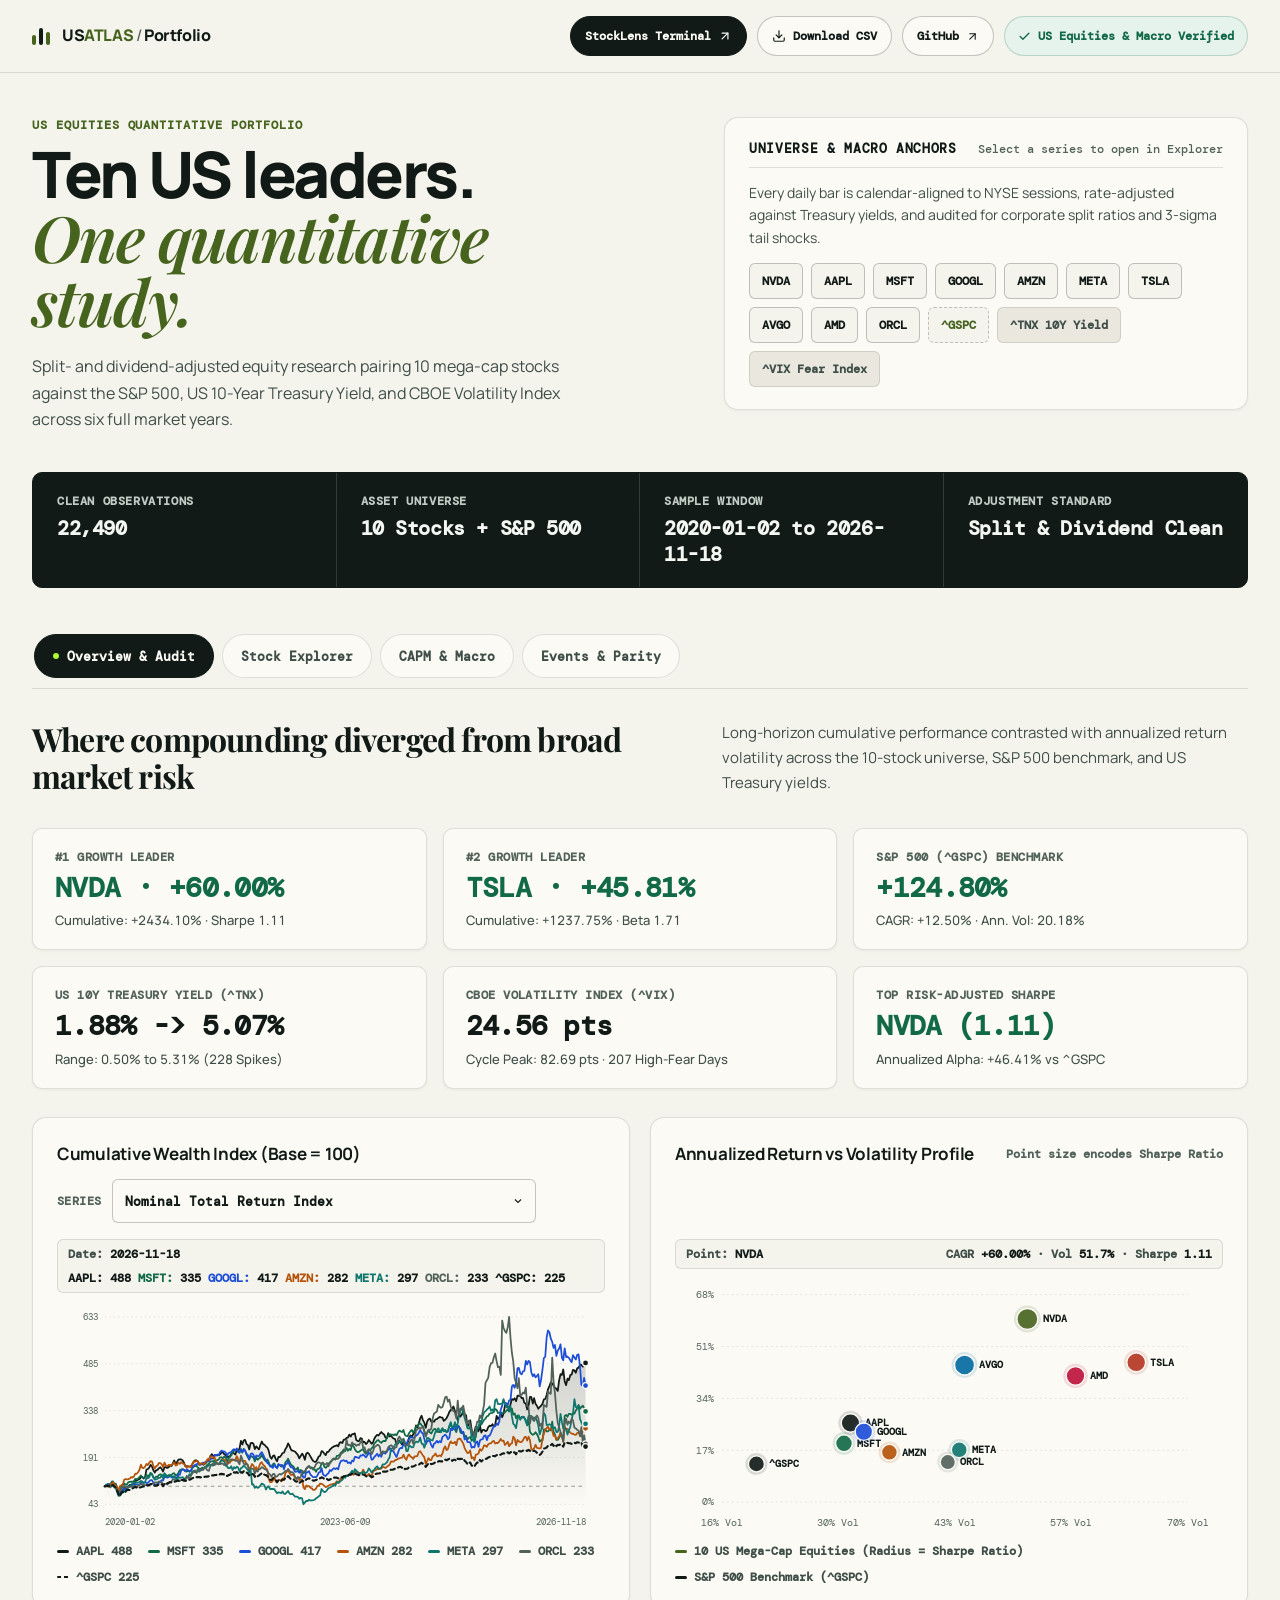
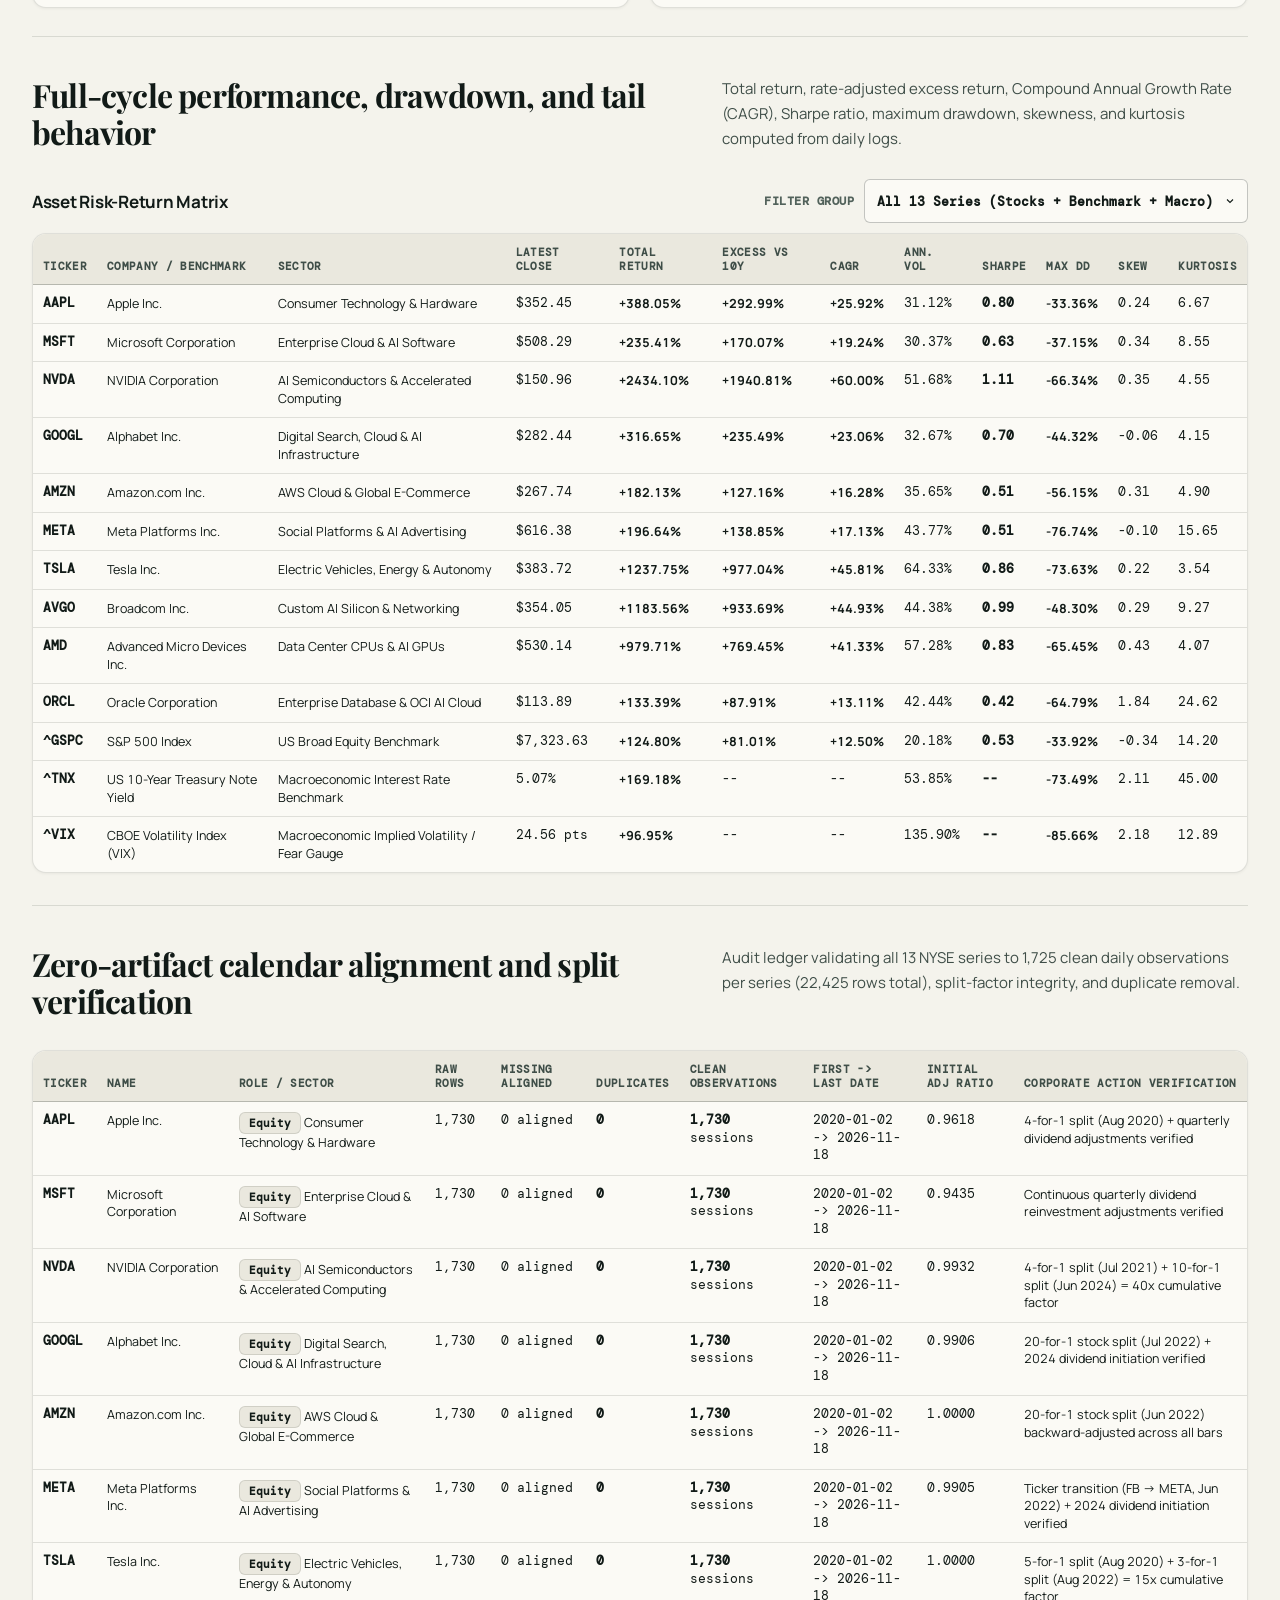
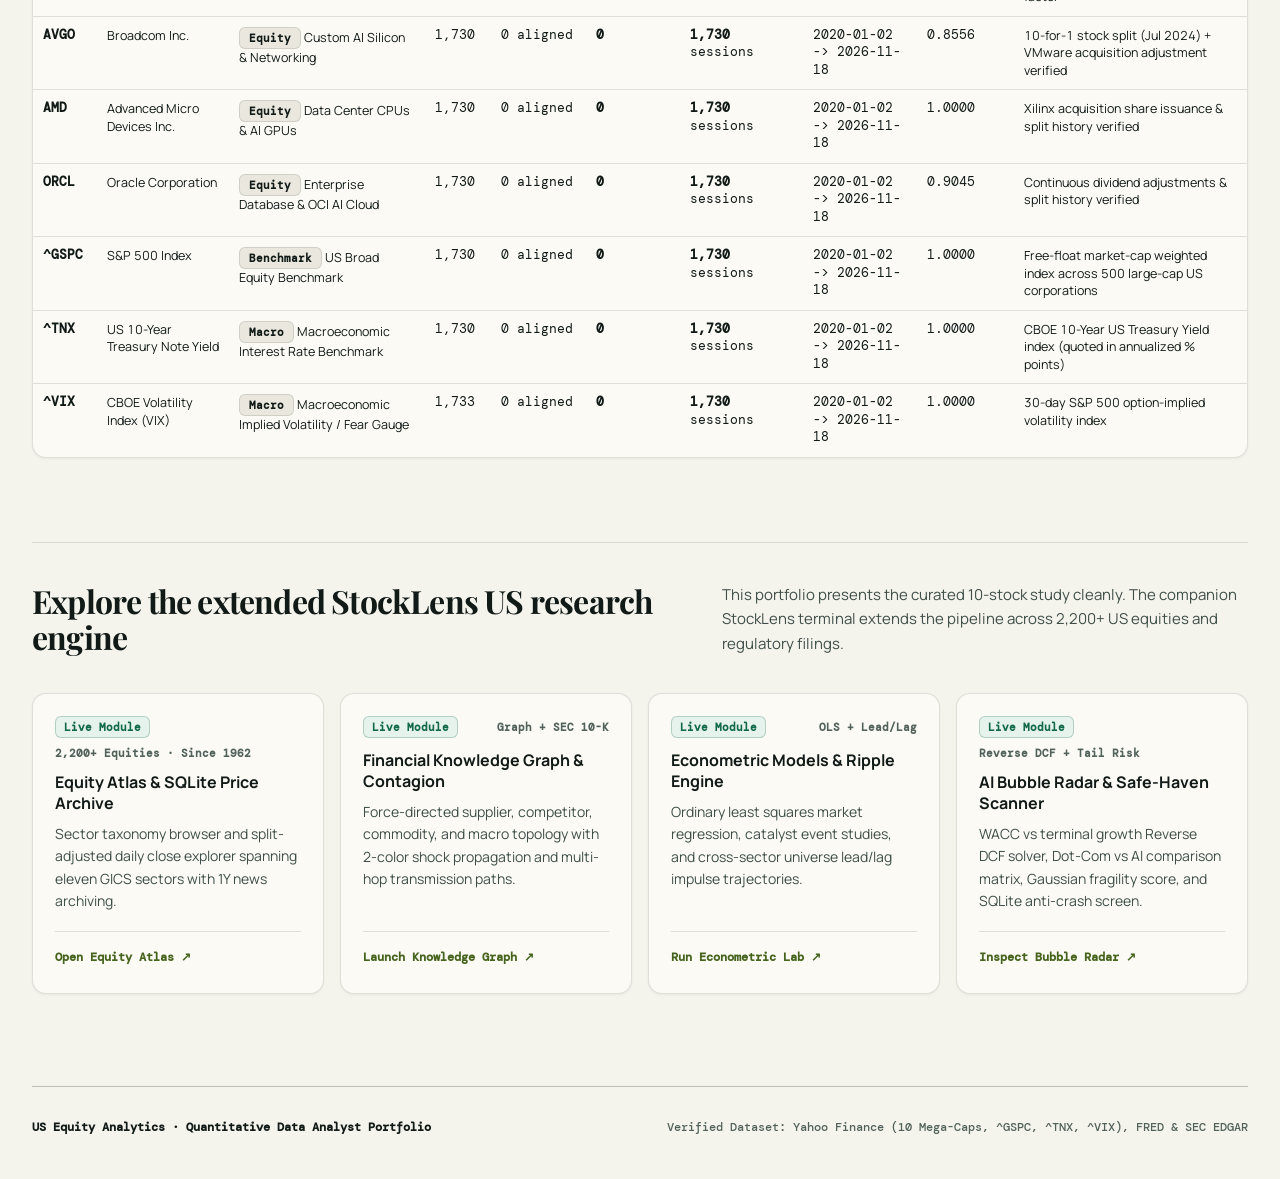
<file: portfolio/index.html>
<!doctype html>
<html lang="en">
  <head>
    <meta charset="UTF-8" />
    <meta name="viewport" content="width=device-width, initial-scale=1.0" />
    <meta name="theme-color" content="#f4f3ec" />
    <title>US Equity Analytics: Data Analyst Quantitative Portfolio</title>
    <meta
      name="description"
      content="Quantitative equity and macro analysis across 10 US market leaders, S&amp;P 500, 10Y Treasury Yield, and VIX with CAPM alpha/beta, rolling volatility, and pipeline verification."
    />
    <link rel="icon" type="image/svg+xml" href="assets/favicon.svg" />
    <link rel="stylesheet" href="assets/analyst.css?v=4.0" />
  </head>
  <body>
    <header class="topbar">
      <div class="shell topbar-inner">
        <a class="skip-link" href="#top">Skip to main content</a>
        <a class="brand" href="#top" id="brand-home-link" aria-label="US Equity Analytics home">
          <span class="brand-mark" aria-hidden="true"><i></i><i></i><i></i></span>
          <span class="brand-wordmark">US<span>ATLAS</span> <span class="brand-sep">/</span> Portfolio</span>
        </a>

        <nav class="topbar-actions" aria-label="Primary actions">
          <a href="../stocklens/index.html" class="topbar-action-pill" title="Open StockLens US Terminal with 2,200+ Equities, Knowledge Graph and Quant Models">
            <span>StockLens Terminal</span>
            <svg width="14" height="14" viewBox="0 0 24 24" fill="none" stroke="currentColor" stroke-width="2" stroke-linecap="round" stroke-linejoin="round" aria-hidden="true"><path d="M7 17 17 7"/><path d="M7 7h10v10"/></svg>
          </a>
          <a href="data/us_market_clean.csv" download="us_market_clean.csv" class="topbar-link" title="Download cleaned US equities and macro CSV">
            <svg width="14" height="14" viewBox="0 0 24 24" fill="none" stroke="currentColor" stroke-width="2" stroke-linecap="round" stroke-linejoin="round" aria-hidden="true"><path d="M21 15v4a2 2 0 0 1-2 2H5a2 2 0 0 1-2-2v-4"/><polyline points="7 10 12 15 17 10"/><line x1="12" y1="15" x2="12" y2="3"/></svg>
            <span>Download CSV</span>
          </a>
          <a href="https://github.com/Akma86/us-tech-giants-market-analytics" target="_blank" rel="noopener" class="topbar-link">
            <span>GitHub</span>
            <svg width="13" height="13" viewBox="0 0 24 24" fill="none" stroke="currentColor" stroke-width="2" stroke-linecap="round" stroke-linejoin="round" aria-hidden="true"><path d="M7 17 17 7"/><path d="M7 7h10v10"/></svg>
          </a>
          <div class="market-status" role="status" aria-live="polite">
            <svg width="13" height="13" viewBox="0 0 24 24" fill="none" stroke="currentColor" stroke-width="2.4" stroke-linecap="round" stroke-linejoin="round" aria-hidden="true"><polyline points="20 6 9 17 4 12"/></svg>
            <span id="header-status">US Equities &amp; Macro Verified</span>
          </div>
        </nav>
      </div>
    </header>

    <main id="top" class="shell">
      <section id="section-analyst" aria-labelledby="analyst-page-title">
        <div class="analyst-hero">
          <div class="hero-lead-col">
            <p class="eyebrow">US Equities Quantitative Portfolio</p>
            <h1 id="analyst-page-title">Ten US leaders.<br /><em>One quantitative study.</em></h1>
            <p class="hero-deck">
              Split- and dividend-adjusted equity research pairing 10 mega-cap stocks against the S&amp;P 500, US 10-Year Treasury Yield, and CBOE Volatility Index across six full market years.
            </p>
          </div>

          <aside class="analyst-hero-right" aria-label="Sample universe quick navigation">
            <div class="hero-card-head">
              <span class="hero-card-title">Universe &amp; Macro Anchors</span>
              <span class="hero-card-note">Select a series to open in Explorer</span>
            </div>
            <p class="analyst-hero-copy">
              Every daily bar is calendar-aligned to NYSE sessions, rate-adjusted against Treasury yields, and audited for corporate split ratios and 3-sigma tail shocks.
            </p>
            <div class="hero-universe-pills" role="group" aria-label="Equities and macro benchmarks">
              <button type="button" class="hero-ticker-pill" data-jump-ticker="NVDA">NVDA</button>
              <button type="button" class="hero-ticker-pill" data-jump-ticker="AAPL">AAPL</button>
              <button type="button" class="hero-ticker-pill" data-jump-ticker="MSFT">MSFT</button>
              <button type="button" class="hero-ticker-pill" data-jump-ticker="GOOGL">GOOGL</button>
              <button type="button" class="hero-ticker-pill" data-jump-ticker="AMZN">AMZN</button>
              <button type="button" class="hero-ticker-pill" data-jump-ticker="META">META</button>
              <button type="button" class="hero-ticker-pill" data-jump-ticker="TSLA">TSLA</button>
              <button type="button" class="hero-ticker-pill" data-jump-ticker="AVGO">AVGO</button>
              <button type="button" class="hero-ticker-pill" data-jump-ticker="AMD">AMD</button>
              <button type="button" class="hero-ticker-pill" data-jump-ticker="ORCL">ORCL</button>
              <button type="button" class="hero-ticker-pill is-macro" data-jump-ticker="^GSPC">^GSPC</button>
              <span class="hero-ticker-tag" title="Macro factor included in portfolio CSV and macro regression tab">^TNX 10Y Yield</span>
              <span class="hero-ticker-tag" title="Macro factor included in portfolio CSV and macro regression tab">^VIX Fear Index</span>
            </div>
          </aside>
        </div>

        <section class="market-strip" aria-label="Dataset summary metrics">
          <div>
            <p class="metric-label">Clean Observations</p>
            <strong id="kpi-total-obs">22,425</strong>
          </div>
          <div>
            <p class="metric-label">Asset Universe</p>
            <strong>10 Stocks + S&amp;P 500</strong>
          </div>
          <div>
            <p class="metric-label">Sample Window</p>
            <strong id="meta-sample-range">2020-01-02 to 2026-11-11</strong>
          </div>
          <div>
            <p class="metric-label">Adjustment Standard</p>
            <strong>Split &amp; Dividend Clean</strong>
          </div>
        </section>

        <nav class="analyst-nav-bar" aria-label="Portfolio analysis tabs">
          <div class="analyst-nav-group" role="tablist">
            <button type="button" id="tab-btn-overview" role="tab" aria-selected="true" aria-controls="tab-overview" class="analyst-nav-tab is-active" data-tab="overview">
              <span>Overview &amp; Audit</span>
            </button>
            <button type="button" id="tab-btn-explorer" role="tab" aria-selected="false" aria-controls="tab-explorer" class="analyst-nav-tab" data-tab="explorer">
              <span>Stock Explorer</span>
            </button>
            <button type="button" id="tab-btn-comparison" role="tab" aria-selected="false" aria-controls="tab-comparison" class="analyst-nav-tab" data-tab="comparison">
              <span>CAPM &amp; Macro</span>
            </button>
            <button type="button" id="tab-btn-events" role="tab" aria-selected="false" aria-controls="tab-events" class="analyst-nav-tab" data-tab="events">
              <span>Events &amp; Parity</span>
            </button>
          </div>
        </nav>

        <div id="dataset-error-banner" class="dataset-error-banner" role="alert" hidden>
          <span id="dataset-error-msg">Unable to load analyst_dataset.json.</span>
          <button type="button" id="retry-dataset-btn" class="retry-btn">Retry Load</button>
        </div>

        <!-- TAB 1: OVERVIEW & AUDIT -->
        <div id="tab-overview" class="tab-panel" role="tabpanel" aria-labelledby="tab-btn-overview">
          <div class="editorial-section-head first-section">
            <h2>Where compounding diverged from broad market risk</h2>
            <p class="ed-desc">Long-horizon cumulative performance contrasted with annualized return volatility across the 10-stock universe, S&amp;P 500 benchmark, and US Treasury yields.</p>
          </div>

          <div class="kpi-row" id="overview-kpi-row">
            <div class="kpi-card"><span class="kpi-label">Loading Metrics</span><strong class="kpi-val">--</strong><span class="kpi-sub">Reading analyst dataset</span></div>
          </div>

          <div class="grid-2col">
            <article class="panel-card">
              <div class="card-header">
                <h3>Cumulative Wealth Index (Base = 100)</h3>
                <div class="control-inline">
                  <label for="ov-return-mode">Series</label>
                  <select id="ov-return-mode" class="select-input">
                    <option value="raw">Nominal Total Return Index</option>
                    <option value="excess">Excess Return Index (Net of 10Y Treasury Yield)</option>
                  </select>
                </div>
              </div>
              <div id="ov-cumulative-chart" class="chart-box">
                <div class="chart-skeleton" aria-hidden="true"></div>
              </div>
            </article>

            <article class="panel-card">
              <div class="card-header">
                <h3>Annualized Return vs Volatility Profile</h3>
                <span class="badge-note">Point size encodes Sharpe Ratio</span>
              </div>
              <div id="ov-risk-return-chart" class="chart-box">
                <div class="chart-skeleton" aria-hidden="true"></div>
              </div>
            </article>
          </div>

          <div class="editorial-section-head">
            <h2>Full-cycle performance, drawdown, and tail behavior</h2>
            <p class="ed-desc">Total return, rate-adjusted excess return, Compound Annual Growth Rate (CAGR), Sharpe ratio, maximum drawdown, skewness, and kurtosis computed from daily logs.</p>
          </div>

          <div class="card-header table-toolbar">
            <h3>Asset Risk-Return Matrix</h3>
            <div class="control-inline">
              <label for="ov-role-filter">Filter Group</label>
              <select id="ov-role-filter" class="select-input">
                <option value="All">All 13 Series (Stocks + Benchmark + Macro)</option>
                <option value="Equity">10 US Equities Only</option>
                <option value="Benchmark">Benchmark &amp; Macro Only</option>
              </select>
            </div>
          </div>
          <div class="table-wrap">
            <table class="data-table">
              <thead>
                <tr>
                  <th scope="col">Ticker</th>
                  <th scope="col">Company / Benchmark</th>
                  <th scope="col">Sector</th>
                  <th scope="col">Latest Close</th>
                  <th scope="col">Total Return</th>
                  <th scope="col">Excess vs 10Y</th>
                  <th scope="col">CAGR</th>
                  <th scope="col">Ann. Vol</th>
                  <th scope="col">Sharpe</th>
                  <th scope="col">Max DD</th>
                  <th scope="col">Skew</th>
                  <th scope="col">Kurtosis</th>
                </tr>
              </thead>
              <tbody id="asset-summary-tbody">
                <tr><td colspan="12" class="table-state-cell">Loading full-cycle performance matrix...</td></tr>
              </tbody>
            </table>
          </div>

          <div class="editorial-section-head">
            <h2>Zero-artifact calendar alignment and split verification</h2>
            <p class="ed-desc">Audit ledger validating all 13 NYSE series to 1,725 clean daily observations per series (22,425 rows total), split-factor integrity, and duplicate removal.</p>
          </div>

          <div class="table-wrap">
            <table class="data-table">
              <thead>
                <tr>
                  <th scope="col">Ticker</th>
                  <th scope="col">Name</th>
                  <th scope="col">Role / Sector</th>
                  <th scope="col">Raw Rows</th>
                  <th scope="col">Missing Aligned</th>
                  <th scope="col">Duplicates</th>
                  <th scope="col">Clean Observations</th>
                  <th scope="col">First -&gt; Last Date</th>
                  <th scope="col">Initial Adj Ratio</th>
                  <th scope="col">Corporate Action Verification</th>
                </tr>
              </thead>
              <tbody id="cleaning-audit-tbody">
                <tr><td colspan="10" class="table-state-cell">Loading data cleaning audit table...</td></tr>
              </tbody>
            </table>
          </div>
        </div>

        <!-- TAB 2: STOCK EXPLORER -->
        <div id="tab-explorer" class="tab-panel" role="tabpanel" aria-labelledby="tab-btn-explorer" hidden>
          <div class="quant-controls-bar">
            <div class="quant-field">
              <label for="exp-ticker-select">Primary Equity</label>
              <select id="exp-ticker-select" class="custom-select">
                <option value="NVDA">NVDA - NVIDIA Corporation</option>
                <option value="AAPL">AAPL - Apple Inc.</option>
                <option value="MSFT">MSFT - Microsoft Corporation</option>
                <option value="GOOGL">GOOGL - Alphabet Inc.</option>
                <option value="AMZN">AMZN - Amazon.com Inc.</option>
                <option value="META">META - Meta Platforms Inc.</option>
                <option value="TSLA">TSLA - Tesla Inc.</option>
                <option value="AVGO">AVGO - Broadcom Inc.</option>
                <option value="AMD">AMD - Advanced Micro Devices Inc.</option>
                <option value="ORCL">ORCL - Oracle Corporation</option>
                <option value="^GSPC">^GSPC - S&amp;P 500 Benchmark</option>
              </select>
            </div>

            <div class="quant-field">
              <label for="exp-compare-select">Compare With</label>
              <select id="exp-compare-select" class="custom-select">
                <option value="^GSPC">^GSPC - S&amp;P 500 Index</option>
                <option value="MSFT">MSFT - Microsoft Corporation</option>
                <option value="AAPL">AAPL - Apple Inc.</option>
                <option value="NVDA">NVDA - NVIDIA Corporation</option>
                <option value="AVGO">AVGO - Broadcom Inc.</option>
                <option value="AMD">AMD - Advanced Micro Devices Inc.</option>
              </select>
            </div>

            <div class="quant-field">
              <label id="exp-window-label">Window Horizon</label>
              <div class="range-pills" id="exp-range-pills" role="group" aria-labelledby="exp-window-label">
                <button type="button" class="range-pill-btn" data-range="1Y" aria-pressed="false">1Y</button>
                <button type="button" class="range-pill-btn" data-range="3Y" aria-pressed="false">3Y</button>
                <button type="button" class="range-pill-btn is-active" data-range="ALL" aria-pressed="true">FULL CYCLE</button>
              </div>
            </div>
          </div>

          <div class="kpi-strip" id="exp-kpi-strip"></div>

          <div class="analyst-grid-2">
            <article class="panel">
              <div class="panel-header">
                <h3>Nominal vs Rate-Adjusted Performance</h3>
                <span class="badge-note">Rebased to 100 at window start</span>
              </div>
              <div id="exp-price-chart" class="chart-wrap">
                <div class="chart-skeleton" aria-hidden="true"></div>
              </div>
            </article>

            <article class="panel">
              <div class="panel-header">
                <h3>30D Rolling Volatility &amp; Drawdown Path</h3>
                <span class="badge-note">Annualized realized risk</span>
              </div>
              <div id="exp-vol-chart" class="chart-wrap">
                <div class="chart-skeleton" aria-hidden="true"></div>
              </div>
            </article>
          </div>

          <div class="analyst-grid-2">
            <article class="panel">
              <div class="panel-header">
                <h3>Volume Shock Z-Score (20D Rolling)</h3>
                <span class="badge-note">Dashed line indicates +2.5 sigma</span>
              </div>
              <div id="exp-vz-chart" class="chart-wrap">
                <div class="chart-skeleton" aria-hidden="true"></div>
              </div>
            </article>

            <article class="panel">
              <div class="panel-header">
                <h3>Cross-Asset Return Correlation Matrix</h3>
                <span class="badge-note">Daily log returns, full window</span>
              </div>
              <div id="exp-corr-matrix" class="table-wrap table-wrap-embedded"></div>
            </article>
          </div>
        </div>

        <!-- TAB 3: CAPM & MACRO -->
        <div id="tab-comparison" class="tab-panel" role="tabpanel" aria-labelledby="tab-btn-comparison" hidden>
          <div class="editorial-section-head first-section">
            <h2>Separating market beta from idiosyncratic alpha</h2>
            <p class="ed-desc">OLS regression decomposing every stock's daily return into systematic S&amp;P 500 beta exposure and idiosyncratic residual alpha (R_stock - [alpha + beta * R_sp500]).</p>
          </div>

          <article class="panel-card panel-spaced">
            <div class="card-header">
              <h3>Nominal Trajectory vs Market-Adjusted Residual</h3>
              <div class="control-inline">
                <label for="capm-stock-select">Inspect Alpha/Beta</label>
                <select id="capm-stock-select" class="select-input">
                  <option value="NVDA">NVDA (vs S&amp;P 500)</option>
                  <option value="AAPL">AAPL (vs S&amp;P 500)</option>
                  <option value="MSFT">MSFT (vs S&amp;P 500)</option>
                  <option value="META">META (vs S&amp;P 500)</option>
                  <option value="AVGO">AVGO (vs S&amp;P 500)</option>
                  <option value="GOOGL">GOOGL (vs S&amp;P 500)</option>
                  <option value="AMZN">AMZN (vs S&amp;P 500)</option>
                  <option value="TSLA">TSLA (vs S&amp;P 500)</option>
                  <option value="AMD">AMD (vs S&amp;P 500)</option>
                  <option value="ORCL">ORCL (vs S&amp;P 500)</option>
                </select>
              </div>
            </div>
            <div id="capm-residual-chart" class="chart-box">
              <div class="chart-skeleton" aria-hidden="true"></div>
            </div>
          </article>

          <div class="table-wrap">
            <table class="data-table">
              <thead>
                <tr>
                  <th scope="col">Ticker</th>
                  <th scope="col">Benchmark</th>
                  <th scope="col">CAPM Beta</th>
                  <th scope="col">Annual Alpha</th>
                  <th scope="col">R-Squared</th>
                  <th scope="col">Idiosyncratic Vol</th>
                  <th scope="col">Info Ratio</th>
                  <th scope="col">Raw Total Return</th>
                  <th scope="col">Residual Alpha Cum.</th>
                </tr>
              </thead>
              <tbody id="capm-table-tbody">
                <tr><td colspan="9" class="table-state-cell">Computing CAPM factor regressions...</td></tr>
              </tbody>
            </table>
          </div>

          <section id="sec-treasury-sp500" class="treasury-secular-section" aria-labelledby="treasury-secular-heading">
            <div class="editorial-section-head">
              <h2 id="treasury-secular-heading">US Treasury Yield &amp; Price vs S&amp;P 500 secular comparison (1919–2026)</h2>
              <p class="ed-desc">Long-horizon macro benchmark stitching Federal Reserve and NBER yields (1919–2026), Swinkels (2019) implied 10Y Treasury Total Return Price Index (r=0.990 vs IEF), and traded Treasury ETFs/Futures (IEF, TLT, SHY, ZN=F, VUSTX) against the S&amp;P 500 (^GSPC).</p>
            </div>

            <div class="ty-kpi-grid">
              <article class="kpi-card">
                <span class="kpi-label">Primary Yield Span</span>
                <strong class="kpi-val" id="ty-kpi-start">--</strong>
                <span class="kpi-sub" id="ty-kpi-overlap">Loading FRED / NBER records...</span>
              </article>
              <article class="kpi-card">
                <span class="kpi-label">10Y Secular Extremes</span>
                <strong class="kpi-val" id="ty-kpi-extremes">--</strong>
                <span class="kpi-sub" id="ty-kpi-extremes-sub">Peak to trough monthly yield</span>
              </article>
              <article class="kpi-card">
                <span class="kpi-label">Latest Benchmark Print</span>
                <strong class="kpi-val" id="ty-kpi-latest">--</strong>
                <span class="kpi-sub" id="ty-kpi-latest-sub">10Y Yield vs S&amp;P 500 close</span>
              </article>
              <article class="kpi-card">
                <span class="kpi-label">10Y&minus;3M Curve &amp; Real Yield</span>
                <strong class="kpi-val" id="ty-kpi-spread">--</strong>
                <span class="kpi-sub" id="ty-kpi-spread-sub">Inversion share since 1934</span>
              </article>
            </div>

            <div class="quant-controls-bar ty-controls-bar">
              <div class="quant-field">
                <label>Window Horizon</label>
                <div class="range-pills ty-pills-wrap" id="ty-range-pills" role="group" aria-label="Historical horizon filter">
                  <button type="button" class="range-pill-btn is-active" data-ty-range="ALL" aria-pressed="true">1919–2026</button>
                  <button type="button" class="range-pill-btn" data-ty-range="1962" aria-pressed="false">1962–2026</button>
                  <button type="button" class="range-pill-btn" data-ty-range="1980" aria-pressed="false">1980–2026</button>
                  <button type="button" class="range-pill-btn" data-ty-range="2000" aria-pressed="false">2000–2026</button>
                  <button type="button" class="range-pill-btn" data-ty-range="2020" aria-pressed="false">2020–2026</button>
                </div>
              </div>
              <div class="quant-field">
                <label for="ty-mode-select">Comparison View</label>
                <select id="ty-mode-select" class="select-input">
                  <option value="dual" selected>Dual Axis: 10Y Treasury Yield vs S&amp;P 500</option>
                  <option value="price_tr">Total Return Price: 10Y UST Index (1919–2026) vs S&amp;P 500</option>
                  <option value="price_mkt">Market Prices: IEF · TLT · ZN=F Futures vs S&amp;P 500</option>
                  <option value="spread">10Y&minus;3M Yield Spread vs S&amp;P 500 Drawdown</option>
                  <option value="real">Real 10Y Yield vs S&amp;P 500 YoY Return</option>
                </select>
              </div>
              <div class="quant-field" id="ty-scale-wrap">
                <label>S&amp;P Axis Scale</label>
                <div class="range-pills" id="ty-scale-pills" role="group" aria-label="S&amp;P 500 vertical scale">
                  <button type="button" class="range-pill-btn is-active" data-ty-scale="log" aria-pressed="true">Log Scale</button>
                  <button type="button" class="range-pill-btn" data-ty-scale="linear" aria-pressed="false">Linear</button>
                </div>
              </div>
            </div>

            <article class="panel-card panel-spaced">
              <div class="card-header">
                <h3 id="ty-chart-title">US Treasury Yield (%) vs S&amp;P 500 Index (^GSPC)</h3>
                <div class="ty-card-actions">
                  <span class="badge-note" id="ty-source-badge">1919–2026 Monthly Panel</span>
                  <a class="ty-download-link" href="data/us_treasury_sp500_comparison_monthly.csv" download="us_treasury_sp500_comparison_monthly.csv">Monthly CSV</a>
                  <a class="ty-download-link" href="data/us_treasury_sp500_daily_1962_present.csv" download="us_treasury_sp500_daily_1962_present.csv">Daily 1962+ CSV</a>
                  <a class="ty-download-link" href="data/us_treasury_prices_daily.csv" download="us_treasury_prices_daily.csv">Prices Daily CSV</a>
                </div>
              </div>
              <div id="treasury-sp500-chart" class="chart-box chart-box-tall">
                <div class="chart-skeleton" aria-hidden="true"></div>
              </div>
              <p class="ty-method-note" id="ty-method-note"></p>
            </article>

            <div class="table-wrap panel-spaced">
              <table class="data-table">
                <thead>
                  <tr>
                    <th>Secular Era</th>
                    <th>Interest Rate Regime</th>
                    <th>10Y Yield Avg (Min–Max)</th>
                    <th>S&amp;P 500 CAGR</th>
                    <th>Max Drawdown</th>
                    <th>YoY Return–Yield Corr</th>
                  </tr>
                </thead>
                <tbody id="treasury-regime-tbody">
                  <tr><td colspan="6" class="table-state-cell">Loading secular interest rate regimes...</td></tr>
                </tbody>
              </table>
            </div>
          </section>

          <section id="sec-rl-portfolio" class="ty-secular-section" aria-labelledby="rl-portfolio-heading">
            <div class="editorial-section-head">
              <h2 id="rl-portfolio-heading">Macro-Aware Deep RL Portfolio Agent (PPO Out-of-Sample 2022–2026)</h2>
              <p class="ed-desc">Multi-seed Proximal Policy Optimization (PPO) Actor-Critic trained on 2005–2017, validated on 2018–2021, and tested strictly out-of-sample across 2022–2026 with a +35-day macro publication lag, 10 bps transaction cost, and dynamic rotation across US Tech Giants, ^GSPC, IEF, TLT, and SHY cash.</p>
            </div>

            <div class="ty-kpi-grid">
              <article class="kpi-card">
                <span class="kpi-label">OOS CAGR &amp; Total Return</span>
                <strong class="kpi-val" id="rl-kpi-cagr">--</strong>
                <span class="kpi-sub" id="rl-kpi-cagr-sub">PPO Ensemble vs 60/40 Benchmark</span>
              </article>
              <article class="kpi-card">
                <span class="kpi-label">OOS Sharpe &amp; Sortino</span>
                <strong class="kpi-val" id="rl-kpi-sharpe">--</strong>
                <span class="kpi-sub" id="rl-kpi-sharpe-sub">Multi-seed stability (seeds 42, 101, 2024)</span>
              </article>
              <article class="kpi-card">
                <span class="kpi-label">OOS Max Drawdown &amp; Calmar</span>
                <strong class="kpi-val" id="rl-kpi-mdd">--</strong>
                <span class="kpi-sub" id="rl-kpi-mdd-sub">Downside protection vs 60/40 &amp; ^GSPC</span>
              </article>
              <article class="kpi-card">
                <span class="kpi-label">Latest Target Allocation</span>
                <strong class="kpi-val" id="rl-kpi-alloc">--</strong>
                <span class="kpi-sub" id="rl-kpi-alloc-sub">Tech · ^GSPC · IEF/TLT · SHY Cash</span>
              </article>
            </div>

            <div class="quant-controls-bar ty-controls-bar">
              <div class="quant-field">
                <label for="rl-mode-select">RL Evaluation View</label>
                <select id="rl-mode-select" class="select-input">
                  <option value="oos_wealth" selected>Out-of-Sample Equity Curve ($100 Base, 2022–2026): PPO vs Baselines</option>
                  <option value="weights">Dynamic Sleeve Allocation (2022–2026, %): Tech · ^GSPC · Bonds · SHY Cash</option>
                  <option value="drawdown">Out-of-Sample Underwater Drawdown (%): PPO vs 60/40 vs ^GSPC</option>
                  <option value="walk_forward">Full Walk-Forward Trajectory (2005–2026: Train · Val · OOS Split)</option>
                </select>
              </div>
            </div>

            <article class="panel-card panel-spaced">
              <div class="card-header">
                <h3 id="rl-chart-title">Out-of-Sample Cumulative Wealth ($100 Base, 2022–2026)</h3>
                <div class="ty-card-actions">
                  <span class="badge-note" id="rl-source-badge">2022–2026 OOS Weekly Rebalance</span>
                  <a class="ty-download-link" href="data/rl_portfolio_oos_daily.csv" download="rl_portfolio_oos_daily.csv">RL OOS Ledger CSV</a>
                  <a class="ty-download-link" href="data/rl_portfolio_backtest.json" download="rl_portfolio_backtest.json">RL Backtest JSON</a>
                </div>
              </div>
              <div id="rl-portfolio-chart" class="chart-box chart-box-tall">
                <div class="chart-skeleton" aria-hidden="true"></div>
              </div>
              <p class="ty-method-note" id="rl-method-note"></p>
            </article>

            <div class="table-wrap panel-spaced">
              <table class="data-table">
                <thead>
                  <tr>
                    <th>Strategy (Out-of-Sample 2022–2026)</th>
                    <th>$100 Terminal</th>
                    <th>CAGR</th>
                    <th>Total Return</th>
                    <th>Ann. Vol</th>
                    <th>Sharpe</th>
                    <th>Sortino</th>
                    <th>Max Drawdown</th>
                    <th>Calmar</th>
                    <th>Turnover / Yr</th>
                  </tr>
                </thead>
                <tbody id="rl-leaderboard-tbody">
                  <tr><td colspan="10" class="table-state-cell">Loading RL Out-of-Sample strategy leaderboard...</td></tr>
                </tbody>
              </table>
            </div>

            <div class="table-wrap panel-spaced">
              <table class="data-table">
                <thead>
                  <tr>
                    <th>OOS Macro Sub-Regime</th>
                    <th>Window</th>
                    <th>PPO RL Return (Max DD)</th>
                    <th>60/40 Return (Max DD)</th>
                    <th>S&amp;P 500 Return</th>
                    <th>PPO Avg Sleeve Allocation (Tech · ^GSPC · Bonds · SHY)</th>
                  </tr>
                </thead>
                <tbody id="rl-regime-tbody">
                  <tr><td colspan="6" class="table-state-cell">Loading RL macro regime attribution...</td></tr>
                </tbody>
              </table>
            </div>
          </section>

          <div class="editorial-section-head">
            <h2>Interest rate regimes and implied volatility transmission</h2>
            <p class="ed-desc">Quantitative stress test evaluating equity drawdown sensitivity across US 10-Year Treasury Yield spikes (^TNX) and high VIX fear regimes (^VIX &gt; 25).</p>
          </div>

          <article class="panel-card panel-spaced">
            <div class="card-header">
              <h3>US Macro Dynamics: S&amp;P 500 vs 10Y Treasury Yield &amp; VIX</h3>
              <span class="badge-note" id="macro-fx-badge">10Y Yield Regime</span>
            </div>
            <p class="ed-desc ed-narrative" id="macro-narrative-text"></p>
            <div class="grid-2col-equal">
              <div>
                <h4 class="subchart-title">Normalized Index (Base = 100)</h4>
                <div id="macro-fx-chart" class="chart-box">
                  <div class="chart-skeleton" aria-hidden="true"></div>
                </div>
              </div>
              <div>
                <h4 class="subchart-title">60-Day Rolling Equity-Yield &amp; VIX Correlation</h4>
                <div id="macro-rolling-corr-chart" class="chart-box">
                  <div class="chart-skeleton" aria-hidden="true"></div>
                </div>
              </div>
            </div>
          </article>

          <div class="table-wrap">
            <table class="data-table">
              <thead>
                <tr>
                  <th scope="col">Ticker</th>
                  <th scope="col">Name</th>
                  <th scope="col">Sector</th>
                  <th scope="col">Corr (Ret, d10Y)</th>
                  <th scope="col">Corr (Ret, dVIX)</th>
                  <th scope="col">Avg Ret (Yield Spike)</th>
                  <th scope="col">Avg Ret (Yield Drop)</th>
                  <th scope="col">Avg Ret (VIX &gt; 25)</th>
                  <th scope="col">Nominal Cum.</th>
                  <th scope="col">Rate-Adj Excess</th>
                </tr>
              </thead>
              <tbody id="macro-regime-tbody">
                <tr><td colspan="10" class="table-state-cell">Loading macro stress-test regimes...</td></tr>
              </tbody>
            </table>
          </div>
        </div>

        <!-- TAB 4: EVENTS & PARITY -->
        <div id="tab-events" class="tab-panel" role="tabpanel" aria-labelledby="tab-btn-events" hidden>
          <div class="editorial-section-head first-section">
            <h2>Ten market catalysts traced in event-study returns</h2>
            <p class="ed-desc">Major earnings, policy, and macro catalysts mapped to abnormal returns (T0), 5-day Cumulative Abnormal Returns (CAR), and multi-sigma return and volume spikes.</p>
          </div>

          <div class="events-grid" id="verified-events-grid"></div>

          <div class="editorial-section-head">
            <h2>Statistical return and volume outliers</h2>
            <p class="ed-desc">Highest-conviction daily anomalies exceeding +/-3.0 return sigma or +2.5 volume sigma thresholds across the 22,425-row sample.</p>
          </div>

          <div class="card-header table-toolbar">
            <h3>Detected Daily Anomalies</h3>
            <div class="control-inline">
              <label for="anom-ticker-filter">Filter Ticker</label>
              <select id="anom-ticker-filter" class="select-input">
                <option value="All">All 10 US Equities (Top 45 Anomalies)</option>
                <option value="NVDA">NVDA</option>
                <option value="META">META</option>
                <option value="TSLA">TSLA</option>
                <option value="AAPL">AAPL</option>
                <option value="MSFT">MSFT</option>
                <option value="AMZN">AMZN</option>
                <option value="GOOGL">GOOGL</option>
                <option value="AVGO">AVGO</option>
                <option value="AMD">AMD</option>
                <option value="ORCL">ORCL</option>
              </select>
            </div>
          </div>
          <div class="table-wrap">
            <table class="data-table">
              <thead>
                <tr>
                  <th scope="col">Rank</th>
                  <th scope="col">Date</th>
                  <th scope="col">Ticker</th>
                  <th scope="col">Asset Name</th>
                  <th scope="col">Close</th>
                  <th scope="col">1D Return</th>
                  <th scope="col">Ret Z-Score</th>
                  <th scope="col">Vol Z-Score</th>
                  <th scope="col">S&amp;P 500 1D</th>
                  <th scope="col">Anomaly Flag</th>
                </tr>
              </thead>
              <tbody id="anomalies-tbody">
                <tr><td colspan="10" class="table-state-cell">Loading statistical outliers...</td></tr>
              </tbody>
            </table>
          </div>

          <div class="editorial-section-head">
            <h2>Independent manual verification against pipeline outputs</h2>
            <p class="ed-desc">Spot checks comparing hand-calculated return and volatility math against Python and SQLite pipeline aggregates to verify numerical parity.</p>
          </div>

          <div class="table-wrap">
            <table class="data-table">
              <thead>
                <tr>
                  <th scope="col">Check ID</th>
                  <th scope="col">Metric Evaluated</th>
                  <th scope="col">Ticker / Date</th>
                  <th scope="col">Formula Specification</th>
                  <th scope="col">Input Values</th>
                  <th scope="col">Manual Calc</th>
                  <th scope="col">Pipeline Value</th>
                  <th scope="col">Diff (Abs)</th>
                  <th scope="col">Status</th>
                </tr>
              </thead>
              <tbody id="spot-check-tbody">
                <tr><td colspan="9" class="table-state-cell">Loading spot-check verification ledger...</td></tr>
              </tbody>
            </table>
          </div>
        </div>
      </section>

      <!-- CONNECTED STOCKLENS TERMINAL SUITE -->
      <section id="roadmap" class="terminal-bridge-section" aria-labelledby="bridge-title">
        <div class="editorial-section-head">
          <h2 id="bridge-title">Explore the extended StockLens US research engine</h2>
          <p class="ed-desc">This portfolio presents the curated 10-stock study cleanly. The companion StockLens terminal extends the pipeline across 2,200+ US equities and regulatory filings.</p>
        </div>

        <div class="wip-roadmap-grid">
          <article class="wip-card">
            <div>
              <div class="syl-header">
                <span class="syl-badge syl-badge-live">Live Module</span>
                <span class="syl-meta">2,200+ Equities · Since 1962</span>
              </div>
              <h3>Equity Atlas &amp; SQLite Price Archive</h3>
              <p class="card-desc">Sector taxonomy browser and split-adjusted daily close explorer spanning eleven GICS sectors with 1Y news archiving.</p>
            </div>
            <a href="../stocklens/index.html" class="wip-link">Open Equity Atlas ↗</a>
          </article>

          <article class="wip-card">
            <div>
              <div class="syl-header">
                <span class="syl-badge syl-badge-live">Live Module</span>
                <span class="syl-meta">Graph + SEC 10-K</span>
              </div>
              <h3>Financial Knowledge Graph &amp; Contagion</h3>
              <p class="card-desc">Force-directed supplier, competitor, commodity, and macro topology with 2-color shock propagation and multi-hop transmission paths.</p>
            </div>
            <a href="../stocklens/index.html" class="wip-link">Launch Knowledge Graph ↗</a>
          </article>

          <article class="wip-card">
            <div>
              <div class="syl-header">
                <span class="syl-badge syl-badge-live">Live Module</span>
                <span class="syl-meta">OLS + Lead/Lag</span>
              </div>
              <h3>Econometric Models &amp; Ripple Engine</h3>
              <p class="card-desc">Ordinary least squares market regression, catalyst event studies, and cross-sector universe lead/lag impulse trajectories.</p>
            </div>
            <a href="../stocklens/index.html" class="wip-link">Run Econometric Lab ↗</a>
          </article>

          <article class="wip-card">
            <div>
              <div class="syl-header">
                <span class="syl-badge syl-badge-live">Live Module</span>
                <span class="syl-meta">Reverse DCF + Tail Risk</span>
              </div>
              <h3>AI Bubble Radar &amp; Safe-Haven Scanner</h3>
              <p class="card-desc">WACC vs terminal growth Reverse DCF solver, Dot-Com vs AI comparison matrix, Gaussian fragility score, and SQLite anti-crash screen.</p>
            </div>
            <a href="../stocklens/index.html" class="wip-link">Inspect Bubble Radar ↗</a>
          </article>
        </div>
      </section>
    </main>

    <footer class="shell footer">
      <span>US Equity Analytics &middot; Quantitative Data Analyst Portfolio</span>
      <span id="footer-source">Verified Dataset: Yahoo Finance (10 Mega-Caps, ^GSPC, ^TNX, ^VIX), FRED &amp; SEC EDGAR</span>
    </footer>

    <script src="assets/analyst.js?v=4.0"></script>
  </body>
</html>
</file>
<file: portfolio/assets/analyst.css>
/* =========================================================================
   US EQUITY ATLAS · EDITORIAL QUANTITATIVE DESIGN SYSTEM
   Theme: Archival Research Publication (Warm Paper, Carbon Ink & Deep Olive)
   Contrast: WCAG AA verified across all foreground/background tokens
   ========================================================================= */

@import url("https://fonts.googleapis.com/css2?family=DM+Mono:ital,wght@0,400;0,500;1,400&family=Manrope:wght@400;500;600;700;800&family=Playfair+Display:ital,wght@0,600;0,700;1,600;1,700&display=swap");

:root {
  --ink: #111a17;
  --ink-soft: #3f4e48;
  --ink-muted: #52625b;
  --paper: #f4f3ec;
  --paper-surface: #fbfaf5;
  --paper-subtle: #eae8de;
  --line: rgba(17, 26, 23, 0.12);
  --line-strong: rgba(17, 26, 23, 0.24);
  --lime: #aff838;
  --olive: #47641f;
  --emerald: #116947;
  --emerald-soft: #e6f2ec;
  --crimson: #b43622;
  --crimson-soft: #fbeae7;
  --amber: #9a4e08;
  --cobalt: #1d4ed8;
  --teal: #0f766e;

  --mono: "DM Mono", ui-monospace, SFMono-Regular, Menlo, monospace;
  --sans: "Manrope", -apple-system, BlinkMacSystemFont, "Segoe UI", sans-serif;
  --display: "Playfair Display", Georgia, serif;

  --radius-sm: 6px;
  --radius-md: 10px;
  --radius-lg: 14px;
  --radius-pill: 999px;

  --shadow-sm: 0 1px 3px rgba(17, 26, 23, 0.05);
  --shadow-md: 0 8px 20px -6px rgba(17, 26, 23, 0.08);
  --ease-out: cubic-bezier(0.23, 1, 0.32, 1);
  --transition: 180ms var(--ease-out);
}

/* --- FOUNDATION & BROWSER SURFACES --- */
*, *::before, *::after {
  box-sizing: border-box;
}

[hidden] {
  display: none !important;
}

::selection {
  background: var(--lime);
  color: var(--ink);
}

html {
  scroll-behavior: auto;
  -webkit-font-smoothing: antialiased;
  -moz-osx-font-smoothing: grayscale;
  scrollbar-width: thin;
  scrollbar-color: rgba(17, 26, 23, 0.28) var(--paper);
}

body {
  margin: 0;
  min-width: 320px;
  color: var(--ink);
  background-color: var(--paper);
  font-family: var(--sans);
  font-size: 16px;
  line-height: 1.6;
  overflow-x: hidden;
}

::-webkit-scrollbar {
  width: 8px;
  height: 8px;
}

::-webkit-scrollbar-track {
  background: var(--paper);
}

::-webkit-scrollbar-thumb {
  background: rgba(17, 26, 23, 0.24);
  border-radius: var(--radius-pill);
}

::-webkit-scrollbar-thumb:hover {
  background: rgba(17, 26, 23, 0.4);
}

button, input, select {
  font: inherit;
  color: inherit;
}

button, a, select {
  cursor: pointer;
}

button {
  border: 0;
  background: transparent;
}

a {
  color: inherit;
  text-decoration: none;
}

:focus-visible {
  outline: 2px solid var(--ink);
  outline-offset: 2px;
}

main section,
[id] {
  scroll-margin-top: 132px;
}

/* --- SKIP LINK --- */
.skip-link {
  position: fixed;
  left: 12px;
  top: 12px;
  width: 1px;
  height: 1px;
  overflow: hidden;
  clip-path: inset(50%);
  white-space: nowrap;
  z-index: 200;
  border-radius: var(--radius-sm);
  background: var(--ink);
  color: var(--paper);
  font: 700 13px var(--mono);
  text-decoration: none;
}

.skip-link:focus {
  width: auto;
  height: auto;
  overflow: visible;
  clip-path: none;
  display: inline-flex;
  align-items: center;
  min-height: 44px;
  padding: 10px 16px;
}

/* --- CONTAINER SHELL --- */
.shell {
  width: min(1240px, calc(100% - 64px));
  margin-inline: auto;
}

/* --- TOPBAR HEADER --- */
.topbar {
  position: sticky;
  top: 0;
  z-index: 100;
  background: var(--paper);
  border-bottom: 1px solid var(--line);
}

.topbar-inner {
  min-height: 72px;
  display: flex;
  align-items: center;
  justify-content: space-between;
  gap: 16px;
  padding: 12px 0;
  position: relative;
}

.brand {
  display: inline-flex;
  align-items: center;
  gap: 12px;
  min-height: 44px;
  font-weight: 800;
  letter-spacing: -0.025em;
  font-size: 16px;
  color: var(--ink);
  white-space: nowrap;
}

.brand-mark {
  display: inline-flex;
  gap: 3px;
  height: 18px;
  align-items: flex-end;
}

.brand-mark i {
  display: inline-block;
  width: 4px;
  border-radius: 2px;
  background: var(--ink);
}

.brand-mark i:nth-child(1) { height: 10px; background: var(--olive); }
.brand-mark i:nth-child(2) { height: 17px; background: var(--ink); }
.brand-mark i:nth-child(3) { height: 13px; background: var(--olive); }

.brand-wordmark > span:first-child {
  color: var(--olive);
}

.brand-sep {
  color: var(--ink-muted);
  font-weight: 500;
}

.topbar-actions {
  display: inline-flex;
  align-items: center;
  gap: 10px;
  flex-wrap: wrap;
  justify-content: flex-end;
}

.topbar-link,
.topbar-action-pill {
  display: inline-flex;
  align-items: center;
  gap: 7px;
  min-height: 40px;
  padding: 8px 14px;
  border-radius: var(--radius-pill);
  font: 600 12px var(--mono);
  transition: background-color var(--transition), color var(--transition), border-color var(--transition), transform 120ms var(--ease-out);
  white-space: nowrap;
}

.topbar-link {
  color: var(--ink);
  background: var(--paper-surface);
  border: 1px solid var(--line-strong);
}

.topbar-action-pill {
  background: var(--ink);
  color: var(--paper-surface);
  border: 1px solid var(--ink);
  font-weight: 700;
}

.topbar-link:active,
.topbar-action-pill:active,
.analyst-nav-tab:active,
.hero-ticker-pill:active,
.range-pill-btn:active,
.retry-btn:active {
  transform: scale(0.97);
}

.market-status {
  display: inline-flex;
  align-items: center;
  gap: 7px;
  min-height: 40px;
  padding: 8px 13px;
  border-radius: var(--radius-pill);
  background: var(--emerald-soft);
  border: 1px solid rgba(17, 105, 71, 0.22);
  color: var(--emerald);
  font: 700 12px var(--mono);
  white-space: nowrap;
}

/* --- EDITORIAL EYEBROW & HERO --- */
.eyebrow {
  margin: 0 0 10px;
  font: 700 12px var(--mono);
  letter-spacing: 0.08em;
  text-transform: uppercase;
  color: var(--olive);
}

.analyst-hero {
  padding: 44px 0 32px;
  display: grid;
  grid-template-columns: 1.22fr 0.98fr;
  align-items: start;
  gap: 40px;
}

.analyst-hero h1 {
  margin: 0;
  font-family: var(--sans);
  font-size: clamp(38px, 5vw, 68px);
  line-height: 0.98;
  letter-spacing: -0.038em;
  font-weight: 800;
  color: var(--ink);
  max-width: 14ch;
}

.analyst-hero h1 em {
  font-family: var(--display);
  font-weight: 600;
  font-style: italic;
  color: var(--olive);
  letter-spacing: -0.025em;
}

.hero-deck {
  margin: 18px 0 0;
  max-width: 56ch;
  color: var(--ink-soft);
  font-size: 16px;
  line-height: 1.65;
}

.analyst-hero-right {
  display: flex;
  flex-direction: column;
  gap: 14px;
  padding: 22px 24px;
  background: var(--paper-surface);
  border: 1px solid var(--line);
  border-radius: var(--radius-lg);
  box-shadow: var(--shadow-sm);
}

.hero-card-head {
  display: flex;
  align-items: baseline;
  justify-content: space-between;
  gap: 12px;
  padding-bottom: 10px;
  border-bottom: 1px solid var(--line);
  flex-wrap: wrap;
}

.hero-card-title {
  font: 700 13px var(--mono);
  text-transform: uppercase;
  letter-spacing: 0.05em;
  color: var(--ink);
}

.hero-card-note {
  font: 500 12px var(--mono);
  color: var(--ink-muted);
}

.analyst-hero-copy {
  margin: 0;
  color: var(--ink-soft);
  font-size: 14px;
  line-height: 1.6;
}

.hero-universe-pills {
  display: flex;
  flex-wrap: wrap;
  gap: 8px;
}

.hero-ticker-pill,
.hero-ticker-tag {
  display: inline-flex;
  align-items: center;
  min-height: 36px;
  padding: 6px 12px;
  border-radius: var(--radius-sm);
  font: 700 12px var(--mono);
}

.hero-ticker-pill {
  color: var(--ink);
  background: var(--paper);
  border: 1px solid var(--line-strong);
  transition: background-color var(--transition), color var(--transition), border-color var(--transition), transform 120ms var(--ease-out);
}

.hero-ticker-pill.is-macro {
  color: var(--olive);
  border-style: dashed;
}

.hero-ticker-tag {
  color: var(--ink-soft);
  background: var(--paper-subtle);
  border: 1px solid var(--line);
  cursor: default;
}

/* --- ARCHITECTURAL DARK DATA STRIP --- */
.market-strip {
  display: grid;
  grid-template-columns: repeat(4, 1fr);
  margin: 8px 0 36px;
  background: var(--ink);
  color: var(--paper-surface);
  border-radius: var(--radius-md);
  overflow: hidden;
  border: 1px solid var(--ink);
}

.market-strip > div {
  padding: 20px 24px;
  border-right: 1px solid rgba(251, 250, 245, 0.14);
  display: flex;
  flex-direction: column;
  gap: 6px;
}

.market-strip > div:last-child {
  border-right: 0;
}

.metric-label {
  margin: 0;
  font: 600 12px var(--mono);
  letter-spacing: 0.05em;
  text-transform: uppercase;
  color: var(--ink-muted);
}

.market-strip .metric-label {
  color: #c2ccc6;
}

.market-strip strong {
  font: 700 clamp(17px, 1.6vw, 22px) var(--mono);
  letter-spacing: -0.02em;
  color: #f4f6f2;
  font-variant-numeric: tabular-nums;
}

/* --- TAB NAVIGATION BAR --- */
.analyst-nav-bar {
  display: flex;
  justify-content: flex-start;
  margin: 0 0 28px;
  position: sticky;
  top: 72px;
  z-index: 90;
  padding: 8px 0;
  background: rgba(244, 243, 236, 0.94);
  backdrop-filter: blur(8px);
  -webkit-backdrop-filter: blur(8px);
  border-bottom: 1px solid var(--line);
}

.analyst-nav-group {
  display: flex;
  align-items: center;
  gap: 8px;
  overflow-x: auto;
  scrollbar-width: none;
  padding: 2px;
}

.analyst-nav-group::-webkit-scrollbar {
  display: none;
}

.analyst-nav-tab {
  display: inline-flex;
  align-items: center;
  gap: 8px;
  min-height: 44px;
  padding: 10px 18px;
  border-radius: var(--radius-pill);
  font: 600 13px var(--mono);
  color: var(--ink-soft);
  background: var(--paper-surface);
  border: 1px solid var(--line);
  white-space: nowrap;
  transition: background-color var(--transition), color var(--transition), border-color var(--transition), transform 120ms var(--ease-out);
}

.analyst-nav-tab.is-active {
  background: var(--ink);
  color: var(--paper-surface);
  border-color: var(--ink);
  font-weight: 700;
}

.analyst-nav-tab.is-active::before {
  content: "";
  width: 6px;
  height: 6px;
  border-radius: 50%;
  background: var(--lime);
}

/* --- ERROR / EMPTY BANNER --- */
.dataset-error-banner {
  display: flex;
  align-items: center;
  justify-content: space-between;
  gap: 16px;
  padding: 14px 18px;
  margin-bottom: 24px;
  border-radius: var(--radius-md);
  background: var(--crimson-soft);
  border: 1px solid rgba(180, 54, 34, 0.35);
  color: var(--crimson);
  font: 600 13px var(--mono);
}

.retry-btn {
  min-height: 40px;
  padding: 8px 14px;
  border-radius: var(--radius-sm);
  background: var(--crimson);
  color: #ffffff;
  font: 700 12px var(--mono);
}

/* --- TAB PANELS & SECTION HEADERS --- */
.tab-panel {
  animation: panelReveal 200ms var(--ease-out);
  padding-bottom: 24px;
}

@keyframes panelReveal {
  from { opacity: 0; transform: translateY(4px); }
  to { opacity: 1; transform: translateY(0); }
}

.editorial-section-head {
  display: grid;
  grid-template-columns: 1.25fr 1fr;
  align-items: start;
  gap: 32px;
  padding: 40px 0 20px;
  border-top: 1px solid var(--line);
  margin-top: 28px;
}

.editorial-section-head.first-section {
  border-top: 0;
  padding-top: 4px;
  margin-top: 0;
}

.editorial-section-head h2 {
  margin: 0;
  font-family: var(--display);
  font-size: clamp(24px, 2.5vw, 34px);
  line-height: 1.15;
  letter-spacing: -0.025em;
  font-weight: 700;
  color: var(--ink);
}

.ed-desc {
  margin: 0;
  font-size: 15px;
  line-height: 1.65;
  color: var(--ink-soft);
}

.ed-narrative {
  margin-bottom: 18px;
}

/* --- KPI ROWS --- */
.kpi-row {
  display: grid;
  grid-template-columns: repeat(3, minmax(0, 1fr));
  gap: 16px;
  margin: 12px 0 28px;
}

.kpi-strip {
  display: grid;
  grid-template-columns: repeat(auto-fit, minmax(220px, 1fr));
  gap: 16px;
  margin: 12px 0 28px;
}

.kpi-card {
  padding: 20px 22px;
  background: var(--paper-surface);
  border: 1px solid var(--line);
  border-radius: var(--radius-md);
  box-shadow: var(--shadow-sm);
  display: flex;
  flex-direction: column;
  justify-content: space-between;
  gap: 8px;
  transition: border-color var(--transition), box-shadow var(--transition), transform var(--transition);
}

.kpi-label {
  font: 600 12px var(--mono);
  letter-spacing: 0.04em;
  text-transform: uppercase;
  color: var(--ink-muted);
}

.kpi-val {
  font: 700 clamp(22px, 2.2vw, 28px) var(--mono);
  letter-spacing: -0.025em;
  line-height: 1.1;
  color: var(--ink);
  font-variant-numeric: tabular-nums;
}

.kpi-sub {
  font: 500 13px var(--sans);
  color: var(--ink-soft);
  font-variant-numeric: tabular-nums;
}

/* --- CHART GRIDS & PANELS --- */
.grid-2col,
.grid-2col-equal,
.analyst-grid-2 {
  display: grid;
  grid-template-columns: 1fr 1fr;
  gap: 20px;
  margin-bottom: 24px;
}

.panel-card,
.panel {
  padding: 22px 24px;
  background: var(--paper-surface);
  border: 1px solid var(--line);
  border-radius: var(--radius-lg);
  box-shadow: var(--shadow-sm);
  display: flex;
  flex-direction: column;
  justify-content: space-between;
  min-width: 0;
}

.panel-spaced {
  margin-bottom: 24px;
}

.card-header,
.panel-header {
  display: flex;
  align-items: center;
  justify-content: space-between;
  margin-bottom: 16px;
  gap: 12px;
  flex-wrap: wrap;
}

.table-toolbar {
  margin-top: 8px;
  margin-bottom: 10px;
}

.card-header h3,
.panel-header h3 {
  margin: 0;
  font-size: 17px;
  font-weight: 700;
  letter-spacing: -0.015em;
  color: var(--ink);
}

.subchart-title {
  margin: 0 0 10px;
  font-size: 14px;
  font-weight: 700;
  color: var(--ink);
}

.badge-note {
  font: 600 12px var(--mono);
  color: var(--ink-muted);
}

.chart-box,
.chart-wrap {
  width: 100%;
  min-height: 270px;
  position: relative;
}

.chart-box svg,
.chart-wrap svg {
  width: 100%;
  height: auto;
  display: block;
}

.chart-skeleton {
  height: 260px;
  border-radius: var(--radius-sm);
  background: linear-gradient(90deg, var(--paper-subtle) 25%, #e2dfd2 50%, var(--paper-subtle) 75%);
  background-size: 200% 100%;
  animation: shimmer 1.4s infinite linear;
}

@keyframes shimmer {
  0% { background-position: 200% 0; }
  100% { background-position: -200% 0; }
}

.chart-readout {
  display: flex;
  flex-wrap: wrap;
  align-items: center;
  justify-content: space-between;
  gap: 8px 16px;
  min-height: 30px;
  margin-bottom: 8px;
  padding: 6px 10px;
  border-radius: var(--radius-sm);
  background: var(--paper);
  border: 1px solid var(--line);
  font: 600 12px var(--mono);
  color: var(--ink-soft);
  font-variant-numeric: tabular-nums;
}

.chart-readout strong {
  color: var(--ink);
}

.chart-interactive-surface {
  position: relative;
  outline: none;
  border-radius: var(--radius-sm);
}

.chart-interactive-surface:focus-visible {
  outline: 2px solid var(--cobalt);
  outline-offset: 3px;
}

.chart-legend {
  display: flex;
  flex-wrap: wrap;
  gap: 10px 16px;
  margin-top: 12px;
  font: 600 12px var(--mono);
  color: var(--ink-soft);
  font-variant-numeric: tabular-nums;
}

.legend-item {
  display: inline-flex;
  align-items: center;
  gap: 7px;
}

.legend-swatch {
  width: 12px;
  height: 3px;
  border-radius: 2px;
  display: inline-block;
}

.legend-swatch.is-dashed {
  background: repeating-linear-gradient(90deg, currentColor 0 4px, transparent 4px 7px) !important;
  height: 2px;
}

/* --- CONTROLS & SELECTS --- */
.quant-controls-bar {
  display: flex;
  align-items: center;
  justify-content: space-between;
  gap: 16px;
  flex-wrap: wrap;
  padding: 16px 20px;
  background: var(--paper-surface);
  border: 1px solid var(--line);
  border-radius: var(--radius-md);
  margin-bottom: 20px;
  box-shadow: var(--shadow-sm);
}

.quant-field,
.control-inline {
  display: inline-flex;
  align-items: center;
  gap: 10px;
  flex-wrap: wrap;
}

.quant-field label,
.control-inline label {
  font: 700 12px var(--mono);
  letter-spacing: 0.04em;
  text-transform: uppercase;
  color: var(--ink-muted);
  white-space: nowrap;
}

.custom-select,
.select-input {
  min-height: 44px;
  padding: 8px 34px 8px 12px;
  border-radius: var(--radius-sm);
  border: 1px solid var(--line-strong);
  background: var(--paper-surface) url("data:image/svg+xml,%3Csvg xmlns='http://www.w3.org/2000/svg' width='12' height='12' viewBox='0 0 24 24' fill='none' stroke='%23111a17' stroke-width='2.2'%3E%3Cpolyline points='6 9 12 15 18 9'%3E%3C/polyline%3E%3C/svg%3E") no-repeat calc(100% - 11px) center;
  background-size: 12px;
  appearance: none;
  -webkit-appearance: none;
  font: 600 13px var(--mono);
  color: var(--ink);
  transition: border-color var(--transition);
}

.range-pills {
  display: inline-flex;
  padding: 4px;
  background: var(--paper-subtle);
  border: 1px solid var(--line);
  border-radius: var(--radius-pill);
  gap: 4px;
}

.range-pill-btn {
  min-height: 36px;
  padding: 6px 14px;
  border-radius: var(--radius-pill);
  font: 700 12px var(--mono);
  color: var(--ink-soft);
  transition: background-color var(--transition), color var(--transition), transform 120ms var(--ease-out);
}

.range-pill-btn.is-active {
  background: var(--ink);
  color: var(--paper-surface);
}

/* --- LEDGER TABLES --- */
.table-wrap {
  width: 100%;
  overflow-x: auto;
  background: var(--paper-surface);
  border: 1px solid var(--line);
  border-radius: var(--radius-lg);
  box-shadow: var(--shadow-sm);
  margin: 10px 0 32px;
}

.table-wrap-embedded {
  margin: 0;
  border-radius: var(--radius-md);
}

.data-table {
  width: 100%;
  border-collapse: collapse;
  text-align: left;
  font-size: 12.5px;
  line-height: 1.4;
  white-space: normal;
  font-variant-numeric: tabular-nums;
}

.data-table thead th {
  padding: 11px 10px;
  font: 700 11px var(--mono);
  letter-spacing: 0.03em;
  text-transform: uppercase;
  color: var(--ink-soft);
  background: var(--paper-subtle);
  border-bottom: 1px solid var(--line-strong);
  vertical-align: bottom;
}

.data-table tbody td {
  padding: 10px 10px;
  border-bottom: 1px solid var(--line);
  color: var(--ink);
  transition: background-color 140ms var(--ease-out);
  vertical-align: top;
}

.data-table tbody tr:last-child td {
  border-bottom: 0;
}

.table-state-cell {
  text-align: center;
  padding: 28px 16px !important;
  color: var(--ink-muted) !important;
  font: 500 13px var(--mono);
}

.data-table .mono {
  font-family: var(--mono);
}

.pos {
  color: var(--emerald);
  font-weight: 700;
}

.neg {
  color: var(--crimson);
  font-weight: 700;
}

.tag-pill {
  display: inline-flex;
  align-items: center;
  padding: 3px 9px;
  border-radius: var(--radius-sm);
  font: 700 11px var(--mono);
  background: var(--paper-subtle);
  border: 1px solid var(--line);
  color: var(--ink);
}

.badge-verified {
  display: inline-flex;
  align-items: center;
  gap: 5px;
  padding: 3px 9px;
  border-radius: var(--radius-sm);
  background: var(--emerald-soft);
  color: var(--emerald);
  font: 700 11px var(--mono);
  border: 1px solid rgba(17, 105, 71, 0.25);
}

/* --- EVENT CARDS --- */
.events-grid {
  display: grid;
  grid-template-columns: repeat(auto-fill, minmax(340px, 1fr));
  gap: 18px;
  margin: 16px 0 36px;
}

.event-card {
  padding: 22px 24px;
  background: var(--paper-surface);
  border: 1px solid var(--line);
  border-radius: var(--radius-lg);
  box-shadow: var(--shadow-sm);
  display: flex;
  flex-direction: column;
  justify-content: space-between;
  gap: 14px;
  transition: border-color var(--transition), box-shadow var(--transition), transform var(--transition);
}

.event-top {
  display: flex;
  align-items: center;
  justify-content: space-between;
  gap: 10px;
  flex-wrap: wrap;
}

.event-id-badge {
  font: 700 12px var(--mono);
  color: var(--ink);
  padding: 4px 10px;
  border-radius: var(--radius-sm);
  background: var(--paper);
  border: 1px solid var(--line);
}

.event-title {
  margin: 0;
  font-size: 17px;
  line-height: 1.35;
  font-weight: 700;
  letter-spacing: -0.015em;
  color: var(--ink);
}

.event-desc {
  margin: 0;
  font-size: 14px;
  line-height: 1.65;
  color: var(--ink-soft);
}

.event-metrics {
  display: grid;
  grid-template-columns: repeat(2, 1fr);
  gap: 12px;
  padding-top: 14px;
  border-top: 1px solid var(--line);
}

.event-metric-item {
  display: flex;
  flex-direction: column;
  gap: 2px;
}

.event-metric-item span {
  font: 600 11px var(--mono);
  color: var(--ink-muted);
  text-transform: uppercase;
}

.event-metric-item strong {
  font: 700 15px var(--mono);
  font-variant-numeric: tabular-nums;
}

.event-source {
  display: flex;
  align-items: center;
  justify-content: space-between;
  gap: 10px;
  padding: 8px 12px;
  border-radius: var(--radius-sm);
  background: var(--paper-subtle);
  font: 600 12px var(--mono);
  color: var(--ink-soft);
}

/* --- TERMINAL BRIDGE CARDS --- */
.terminal-bridge-section {
  padding-bottom: 16px;
}

.wip-roadmap-grid {
  display: grid;
  grid-template-columns: repeat(4, 1fr);
  gap: 16px;
  margin: 16px 0 36px;
}

.wip-card {
  padding: 22px;
  background: var(--paper-surface);
  border: 1px solid var(--line);
  border-radius: var(--radius-lg);
  box-shadow: var(--shadow-sm);
  display: flex;
  flex-direction: column;
  justify-content: space-between;
  gap: 18px;
  transition: border-color var(--transition), box-shadow var(--transition), transform var(--transition);
}

.syl-header {
  display: flex;
  align-items: center;
  justify-content: space-between;
  gap: 8px;
  margin-bottom: 12px;
  flex-wrap: wrap;
}

.syl-badge {
  font: 700 11px var(--mono);
  padding: 3px 8px;
  border-radius: var(--radius-sm);
  background: var(--emerald-soft);
  border: 1px solid rgba(17, 105, 71, 0.25);
  color: var(--emerald);
}

.syl-meta {
  font: 600 11px var(--mono);
  color: var(--ink-muted);
}

.wip-card h3 {
  margin: 0 0 8px;
  font-size: 16px;
  line-height: 1.35;
  font-weight: 700;
  color: var(--ink);
}

.card-desc {
  margin: 0;
  font-size: 14px;
  line-height: 1.6;
  color: var(--ink-soft);
}

.wip-link {
  display: inline-flex;
  align-items: center;
  min-height: 40px;
  font: 700 12px var(--mono);
  color: var(--olive);
  border-top: 1px solid var(--line);
  padding-top: 12px;
}

/* --- FOOTER --- */
.footer {
  display: flex;
  align-items: center;
  justify-content: space-between;
  gap: 16px;
  padding: 32px 0 44px;
  border-top: 1px solid var(--line-strong);
  margin-top: 40px;
  font: 500 12px var(--mono);
  color: var(--ink-muted);
  flex-wrap: wrap;
}

.footer span:first-child {
  font-weight: 700;
  color: var(--ink);
}

/* --- POINTER HOVER GUARDS --- */
@media (hover: hover) and (pointer: fine) {
  .topbar-link:hover {
    color: var(--ink);
    background: #ffffff;
    border-color: var(--ink);
  }
  .topbar-action-pill:hover {
    background: var(--olive);
    border-color: var(--olive);
  }
  .hero-ticker-pill:hover {
    background: var(--ink);
    color: var(--paper-surface);
    border-color: var(--ink);
  }
  .hero-ticker-pill.is-macro:hover {
    background: var(--olive);
    color: var(--paper-surface);
    border-color: var(--olive);
    border-style: solid;
  }
  .analyst-nav-tab:hover:not(.is-active) {
    color: var(--ink);
    border-color: var(--ink-muted);
  }
  .kpi-card:hover,
  .event-card:hover,
  .wip-card:hover {
    border-color: var(--line-strong);
    box-shadow: var(--shadow-md);
  }
  .wip-link:hover {
    color: var(--ink);
  }
  .data-table tbody tr:hover td {
    background: rgba(175, 248, 56, 0.16);
  }
}

/* --- RESPONSIVE TIER 2: TABLET (640px - 1024px) --- */
@media (max-width: 1024px) {
  .shell {
    width: min(1240px, calc(100% - 48px));
  }
  .analyst-hero {
    grid-template-columns: 1fr;
    gap: 24px;
    padding: 32px 0 24px;
  }
  .market-strip {
    grid-template-columns: repeat(2, 1fr);
  }
  .market-strip > div:nth-child(2) {
    border-right: 0;
  }
  .market-strip > div:nth-child(-n + 2) {
    border-bottom: 1px solid rgba(251, 250, 245, 0.14);
  }
  .editorial-section-head {
    grid-template-columns: 1fr;
    gap: 10px;
  }
  .grid-2col,
  .grid-2col-equal,
  .analyst-grid-2,
  .kpi-row {
    grid-template-columns: repeat(2, minmax(0, 1fr));
  }
  .grid-2col,
  .grid-2col-equal,
  .analyst-grid-2 {
    grid-template-columns: 1fr;
  }
  .wip-roadmap-grid {
    grid-template-columns: repeat(2, 1fr);
  }
}

/* --- RESPONSIVE TIER 3: MOBILE (< 640px) --- */
@media (max-width: 639px) {
  .shell {
    width: calc(100% - 32px);
  }
  .topbar-inner {
    flex-direction: column;
    align-items: flex-start;
    gap: 10px;
  }
  .topbar-actions {
    width: 100%;
    justify-content: flex-start;
  }
  .analyst-nav-bar {
    top: 0;
  }
  .market-strip {
    grid-template-columns: 1fr;
  }
  .market-strip > div {
    border-right: 0;
    border-bottom: 1px solid rgba(251, 250, 245, 0.14);
  }
  .market-strip > div:last-child {
    border-bottom: 0;
  }
  .topbar {
    position: static;
  }
  .events-grid,
  .wip-roadmap-grid,
  .kpi-row {
    grid-template-columns: 1fr;
  }
  .data-table {
    font-size: 11.5px;
  }
  .data-table th,
  .data-table td {
    padding: 8px 6px;
  }
  .topbar-action-pill,
  .topbar-link,
  .hero-ticker-pill,
  .wip-link,
  .tab-btn,
  .pill-btn,
  .ticker-chip {
    min-height: 44px;
    display: inline-flex;
    align-items: center;
  }
  .panel-card,
  .panel {
    padding: 18px 16px;
  }
  .quant-controls-bar {
    padding: 14px 16px;
  }
  .quant-field,
  .custom-select,
  .select-input {
    width: 100%;
  }
}

/* --- SECULAR TREASURY YIELD VS S&P 500 MODULE --- */
.ty-kpi-grid {
  display: grid;
  grid-template-columns: repeat(4, minmax(0, 1fr));
  gap: 16px;
  margin: 12px 0 22px;
}

.ty-controls-bar {
  align-items: center;
}

.ty-pills-wrap {
  flex-wrap: wrap;
}

.ty-card-actions {
  display: inline-flex;
  align-items: center;
  flex-wrap: wrap;
  gap: 8px;
}

.ty-download-link {
  display: inline-flex;
  align-items: center;
  justify-content: center;
  min-height: 34px;
  padding: 6px 12px;
  border-radius: var(--radius-sm);
  border: 1px solid var(--line-strong);
  background: var(--paper);
  color: var(--ink);
  font: 700 12px var(--mono);
  text-decoration: none;
  transition: border-color var(--transition), background-color var(--transition);
}

.ty-download-link:hover {
  background: var(--paper-subtle);
  border-color: var(--ink);
}

.chart-box-tall {
  min-height: 360px;
}

.ty-method-note {
  margin: 14px 0 0;
  padding-top: 12px;
  border-top: 1px solid var(--line);
  font: 500 12px var(--mono);
  line-height: 1.55;
  color: var(--ink-muted);
}

@media (max-width: 1023px) {
  .ty-kpi-grid {
    grid-template-columns: repeat(2, minmax(0, 1fr));
  }
}

@media (max-width: 767px) {
  .range-pill-btn,
  .ty-download-link {
    min-height: 44px;
    padding: 8px 12px;
    display: inline-flex;
    align-items: center;
    justify-content: center;
  }
}

@media (max-width: 639px) {
  .ty-kpi-grid {
    grid-template-columns: 1fr;
  }
}

/* --- REDUCED MOTION --- */
@media (prefers-reduced-motion: reduce) {
  *, *::before, *::after {
    animation-duration: 0.01ms !important;
    animation-iteration-count: 1 !important;
    transition-duration: 0.01ms !important;
  }
}
</file>
